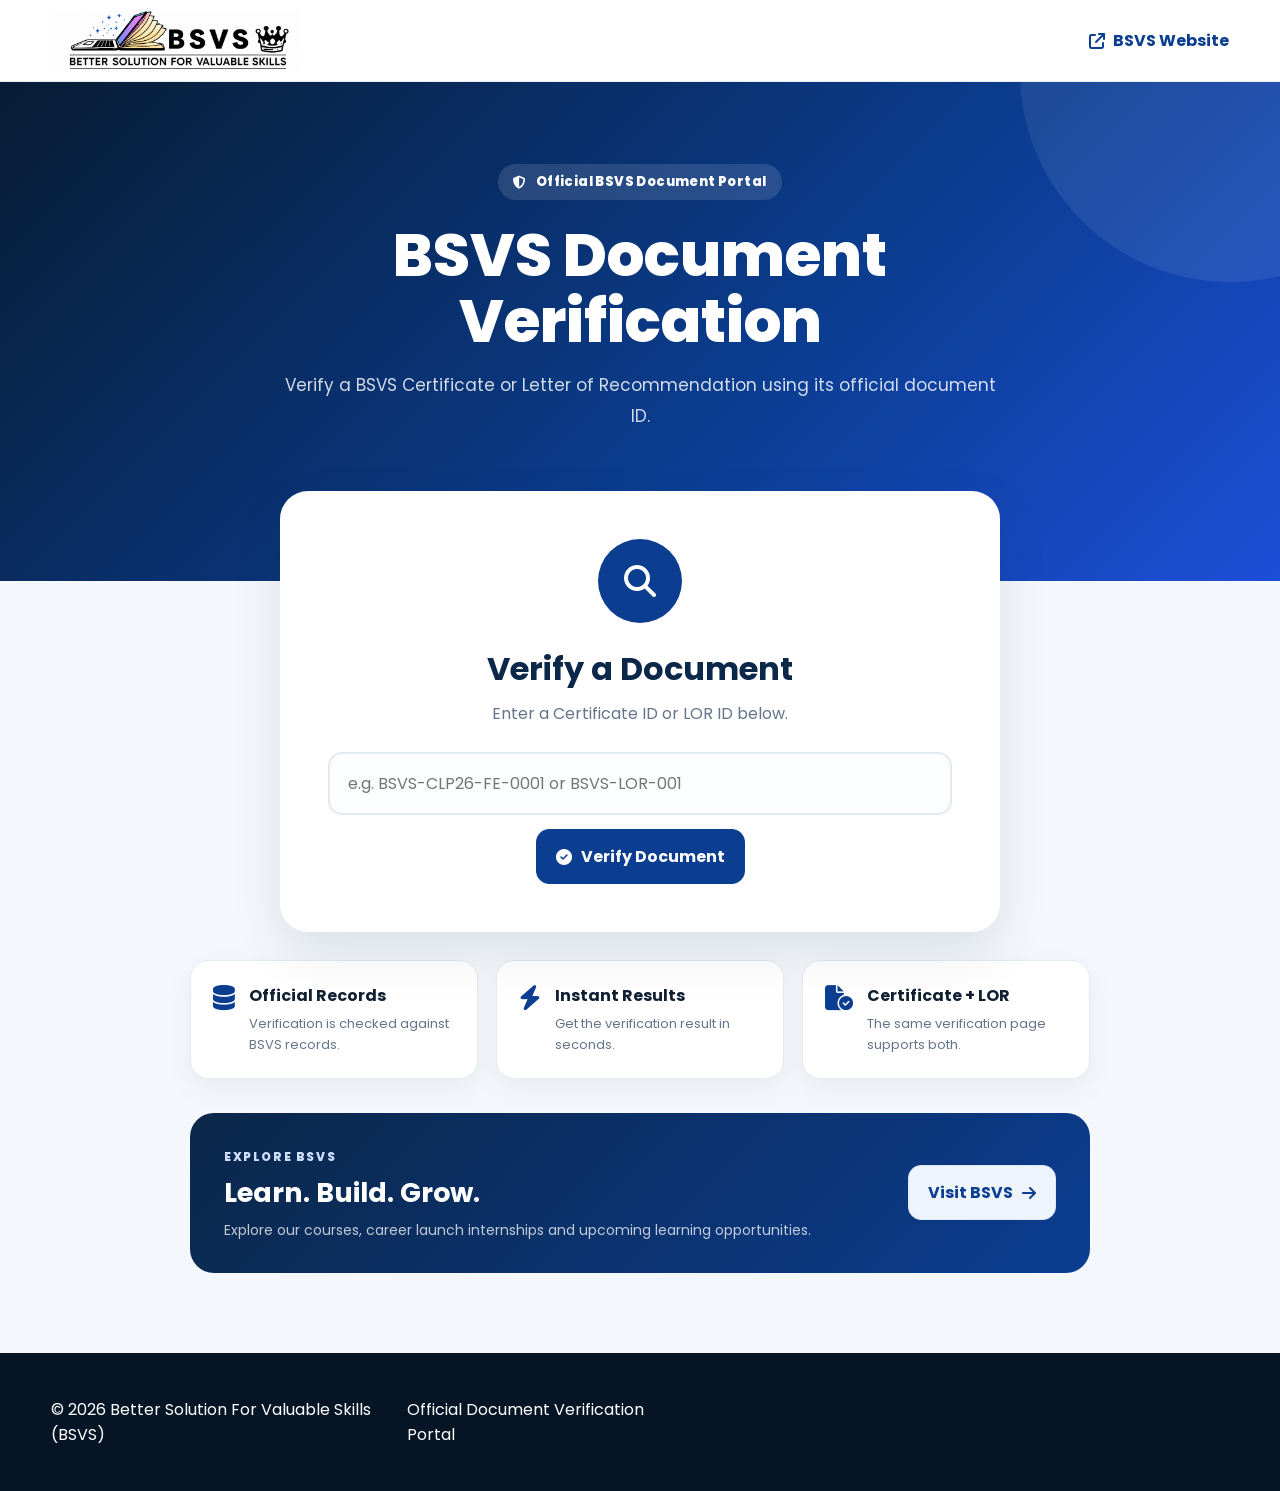
<file: index.html>
<!DOCTYPE html>
<html lang="en">
<head>
  <meta charset="UTF-8">
  <meta name="viewport" content="width=device-width, initial-scale=1.0">
  <meta name="description" content="Official BSVS Certificate and Letter of Recommendation verification portal.">
  <title>BSVS Document Verification</title>
  <link rel="icon" href="assets/logo/TabIcon.png">
  <link rel="preconnect" href="https://fonts.googleapis.com">
  <link rel="preconnect" href="https://fonts.gstatic.com" crossorigin>
  <link href="https://fonts.googleapis.com/css2?family=Poppins:wght@400;500;600;700;800&display=swap" rel="stylesheet">
  <link rel="stylesheet" href="https://cdnjs.cloudflare.com/ajax/libs/font-awesome/6.7.2/css/all.min.css">
  <link rel="stylesheet" href="css/style.css">
</head>
<body class="verification-home">
  <header class="site-header compact-header">
    <div class="container nav-wrap">
      <a class="brand" href="home.html" aria-label="BSVS main website">
        <img src="assets/logo/logo.png" alt="BSVS - Better Solution For Valuable Skills">
      </a>
      <a class="nav-link" href="home.html"><i class="fa-solid fa-arrow-up-right-from-square"></i> BSVS Website</a>
    </div>
  </header>

  <main>
    <section class="verify-hero">
      <div class="container narrow">
        <span class="eyebrow"><i class="fa-solid fa-shield-halved"></i> Official BSVS Document Portal</span>
        <h1>BSVS Document Verification</h1>
        <p>Verify a BSVS Certificate or Letter of Recommendation using its official document ID.</p>
      </div>
    </section>

    <section class="verify-search-wrap">
      <div class="container narrow">
        <div class="verify-search-card">
          <div class="icon-circle"><i class="fa-solid fa-magnifying-glass"></i></div>
          <h2>Verify a Document</h2>
          <p>Enter a Certificate ID or LOR ID below.</p>
          <form id="verifyForm">
            <label class="sr-only" for="certificateNumber">Certificate or LOR ID</label>
            <input type="text" id="certificateNumber" placeholder="e.g. BSVS-CLP26-FE-0001 or BSVS-LOR-001" autocomplete="off" required>
            <button class="primary-btn" type="submit"><i class="fa-solid fa-circle-check"></i> Verify Document</button>
          </form>
        </div>

        <div class="trust-grid">
          <div class="trust-card"><i class="fa-solid fa-database"></i><div><h3>Official Records</h3><p>Verification is checked against BSVS records.</p></div></div>
          <div class="trust-card"><i class="fa-solid fa-bolt"></i><div><h3>Instant Results</h3><p>Get the verification result in seconds.</p></div></div>
          <div class="trust-card"><i class="fa-solid fa-file-circle-check"></i><div><h3>Certificate + LOR</h3><p>The same verification page supports both.</p></div></div>
        </div>

        <div class="portal-cta">
          <div>
            <span class="mini-label">Explore BSVS</span>
            <h2>Learn. Build. Grow.</h2>
            <p>Explore our courses, career launch internships and upcoming learning opportunities.</p>
          </div>
          <a class="secondary-btn" href="home.html">Visit BSVS <i class="fa-solid fa-arrow-right"></i></a>
        </div>
      </div>
    </section>
  </main>

  <footer class="site-footer">
    <div class="container footer-inner">
      <p>© 2026 Better Solution For Valuable Skills (BSVS)</p>
      <span>Official Document Verification Portal</span>
    </div>
  </footer>

  <script src="js/app.js"></script>
</body>
</html>
</file>
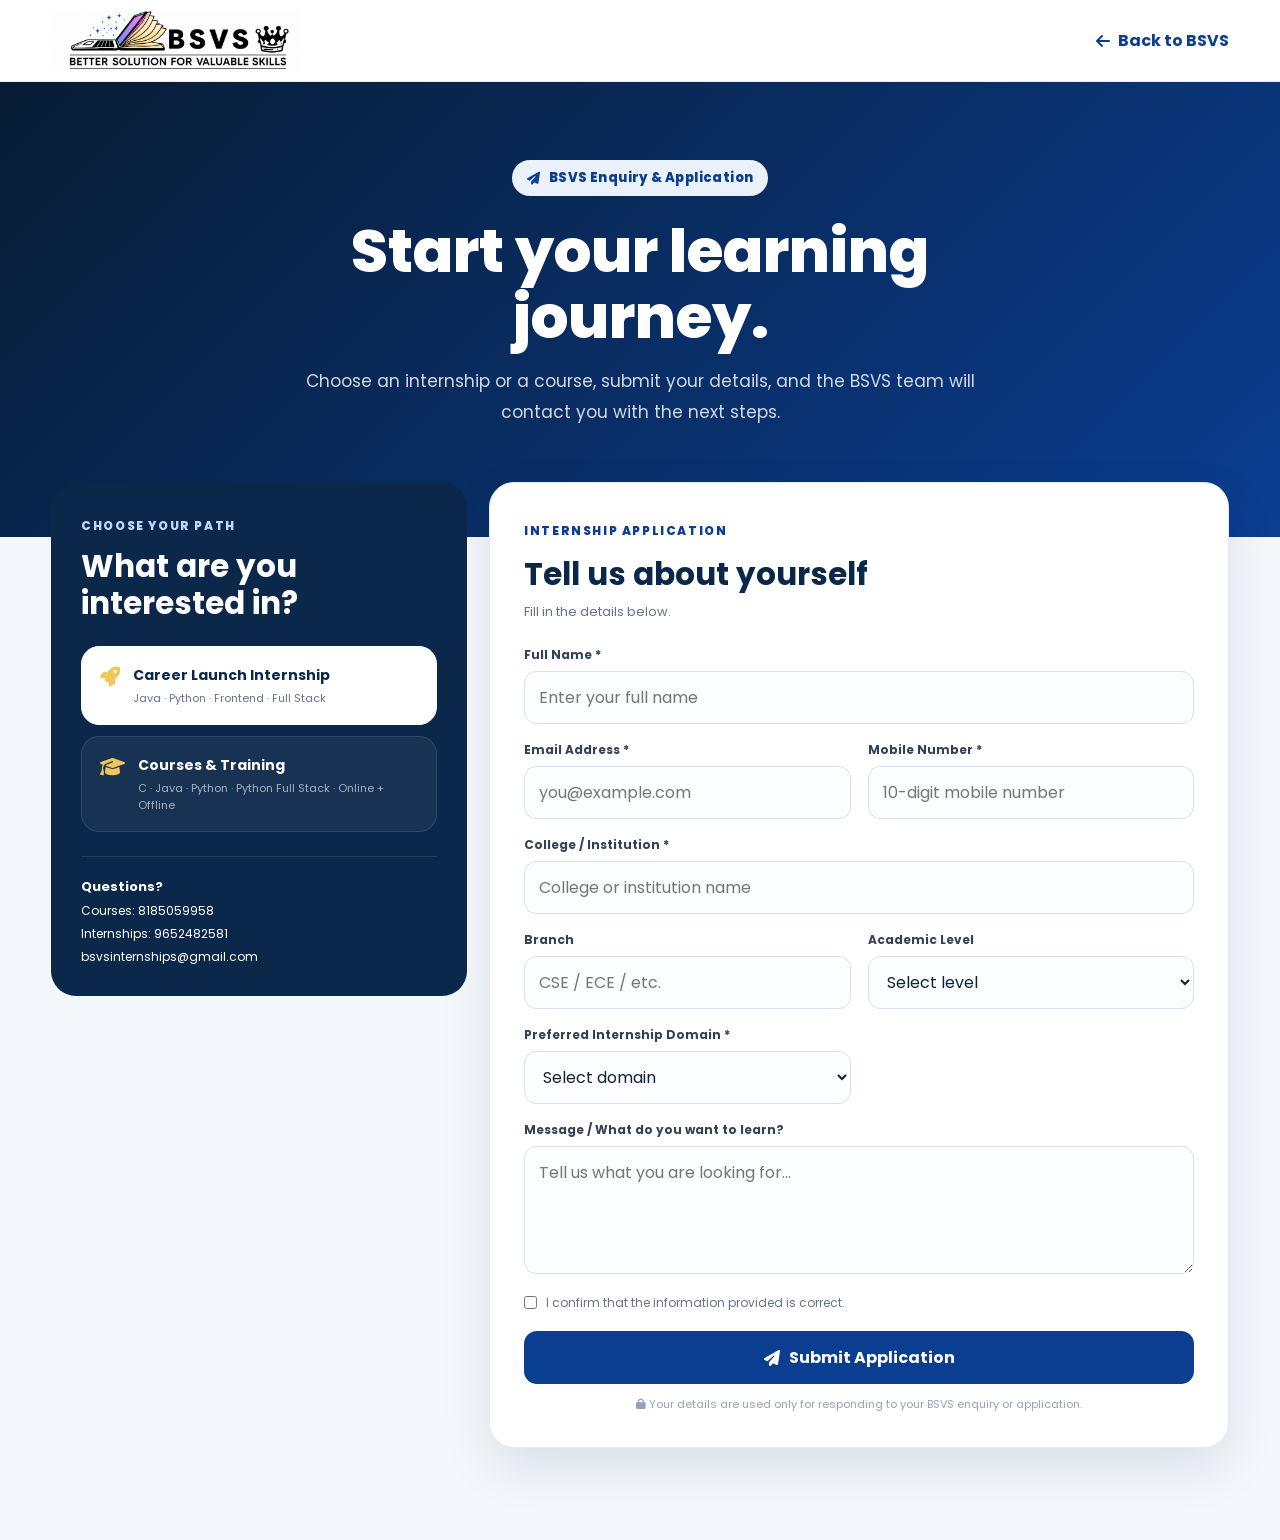
<file: apply.html>
<!DOCTYPE html>
<html lang="en">
<head>
  <meta charset="UTF-8">
  <meta name="viewport" content="width=device-width, initial-scale=1.0">
  <meta name="description" content="Apply for a BSVS Career Launch Internship or enquire about BSVS online and offline courses.">
  <title>Apply / Enquire | BSVS</title>
  <link rel="icon" href="assets/logo/TabIcon.png">
  <link rel="preconnect" href="https://fonts.googleapis.com">
  <link rel="preconnect" href="https://fonts.gstatic.com" crossorigin>
  <link href="https://fonts.googleapis.com/css2?family=Poppins:wght@400;500;600;700;800&display=swap" rel="stylesheet">
  <link rel="stylesheet" href="https://cdnjs.cloudflare.com/ajax/libs/font-awesome/6.7.2/css/all.min.css">
  <link rel="stylesheet" href="css/style.css">
</head>
<body>
  <header class="site-header compact-header">
    <div class="container nav-wrap">
      <a class="brand" href="home.html" aria-label="BSVS home">
        <img src="assets/logo/logo.png" alt="BSVS Logo">
      </a>
      <a class="nav-link" href="home.html"><i class="fa-solid fa-arrow-left"></i> Back to BSVS</a>
    </div>
  </header>

  <main class="application-main">
    <section class="apply-hero">
      <div class="container narrow">
        <span class="eyebrow"><i class="fa-solid fa-paper-plane"></i> BSVS Enquiry & Application</span>
        <h1>Start your learning journey.</h1>
        <p>Choose an internship or a course, submit your details, and the BSVS team will contact you with the next steps.</p>
      </div>
    </section>

    <section class="section application-section">
      <div class="container form-layout">
        <aside class="form-side">
          <span class="mini-label">Choose your path</span>
          <h2>What are you interested in?</h2>

          <button type="button" class="path-card active" data-type="internship">
            <i class="fa-solid fa-rocket"></i>
            <span>
              <strong>Career Launch Internship</strong>
              <small>Java · Python · Frontend · Full Stack</small>
            </span>
          </button>

          <button type="button" class="path-card" data-type="course">
            <i class="fa-solid fa-graduation-cap"></i>
            <span>
              <strong>Courses & Training</strong>
              <small>C · Java · Python · Python Full Stack · Online + Offline</small>
            </span>
          </button>

          <div class="form-contact-note">
            <strong>Questions?</strong>
            <span>Courses: 8185059958</span>
            <span>Internships: 9652482581</span>
            <span>bsvsinternships@gmail.com</span>
          </div>
        </aside>

        <div class="application-card">
          <div id="successMessage" class="form-success" hidden role="status" aria-live="polite">
            <i class="fa-solid fa-circle-check"></i>
            <div>
              <h3>Thank you!</h3>
              <p id="successText">Your details have been submitted successfully. The BSVS team will contact you soon.</p>
            </div>
          </div>

          <div id="errorMessage" class="form-success" hidden role="alert" aria-live="assertive">
            <i class="fa-solid fa-triangle-exclamation"></i>
            <div>
              <h3>Submission failed</h3>
              <p id="errorText">We could not submit your details right now. Please try again or contact BSVS.</p>
            </div>
          </div>

          <form id="applicationForm" novalidate>
            <input type="hidden" id="applicationType" name="applicationType" value="internship">
            <input type="text" id="website" name="website" class="honeypot" tabindex="-1" autocomplete="off" aria-hidden="true">

            <div class="form-heading">
              <span class="mini-label" id="formTypeLabel">Internship Application</span>
              <h2>Tell us about yourself</h2>
              <p>Fill in the details below.</p>
            </div>

            <div class="form-grid">
              <div class="field full">
                <label for="fullName">Full Name *</label>
                <input id="fullName" name="fullName" type="text" required autocomplete="name" placeholder="Enter your full name">
              </div>

              <div class="field">
                <label for="email">Email Address *</label>
                <input id="email" name="email" type="email" required autocomplete="email" placeholder="you@example.com">
              </div>

              <div class="field">
                <label for="phone">Mobile Number *</label>
                <input id="phone" name="phone" type="tel" required pattern="[0-9]{10}" inputmode="numeric" autocomplete="tel" placeholder="10-digit mobile number">
              </div>

              <div class="field full">
                <label for="college">College / Institution *</label>
                <input id="college" name="college" type="text" required placeholder="College or institution name">
              </div>

              <div class="field internship-only">
                <label for="branch">Branch</label>
                <input id="branch" name="branch" type="text" placeholder="CSE / ECE / etc.">
              </div>

              <div class="field">
                <label for="level">Academic Level</label>
                <select id="level" name="level">
                  <option value="">Select level</option>
                  <option>Diploma</option>
                  <option>B.Tech 1st Year</option>
                  <option>B.Tech 2nd Year</option>
                  <option>B.Tech 3rd Year</option>
                  <option>B.Tech 4th Year</option>
                  <option>Other</option>
                </select>
              </div>

              <div class="field internship-only">
                <label for="domain">Preferred Internship Domain *</label>
                <select id="domain" name="domain">
                  <option value="">Select domain</option>
                  <option>Java Development</option>
                  <option>Python Development</option>
                  <option>Frontend Development</option>
                  <option>Full Stack Development</option>
                </select>
              </div>

              <div class="field course-only" hidden>
                <label for="currentCourse">Current Course *</label>
                <select id="currentCourse" name="currentCourse">
                  <option value="">Select course</option>
                  <option>Diploma</option>
                  <option>B.Tech</option>
                  <option>B.E</option>
                  <option>Degree</option>
                  <option>Other</option>
                </select>
              </div>

              <div class="field course-only" hidden>
                <label for="courseChoice">Preferred BSVS Course *</label>
                <select id="courseChoice" name="courseChoice">
                  <option value="">Select course</option>
                  <option>C Programming</option>
                  <option>Java</option>
                  <option>Python</option>
                  <option>Python Full Stack</option>
                </select>
              </div>

              <div class="field full course-only" hidden>
                <label for="learningMode">Preferred Learning Mode</label>
                <select id="learningMode" name="learningMode">
                  <option value="">Select mode</option>
                  <option>Online</option>
                  <option>Offline</option>
                  <option>Either Online or Offline</option>
                </select>
              </div>

              <div class="field full">
                <label for="message">Message / What do you want to learn?</label>
                <textarea id="message" name="message" rows="4" maxlength="1000" placeholder="Tell us what you are looking for..."></textarea>
              </div>
            </div>

            <label class="declaration">
              <input id="declaration" type="checkbox" required>
              <span>I confirm that the information provided is correct.</span>
            </label>

            <button type="submit" id="submitBtn" class="primary-btn full-btn">
              <i class="fa-solid fa-paper-plane"></i> Submit Application
            </button>

            <p class="privacy-note"><i class="fa-solid fa-lock"></i> Your details are used only for responding to your BSVS enquiry or application.</p>
          </form>
        </div>
      </div>
    </section>
  </main>

  <script src="js/apply.js" defer></script>
</body>
</html>
</file>
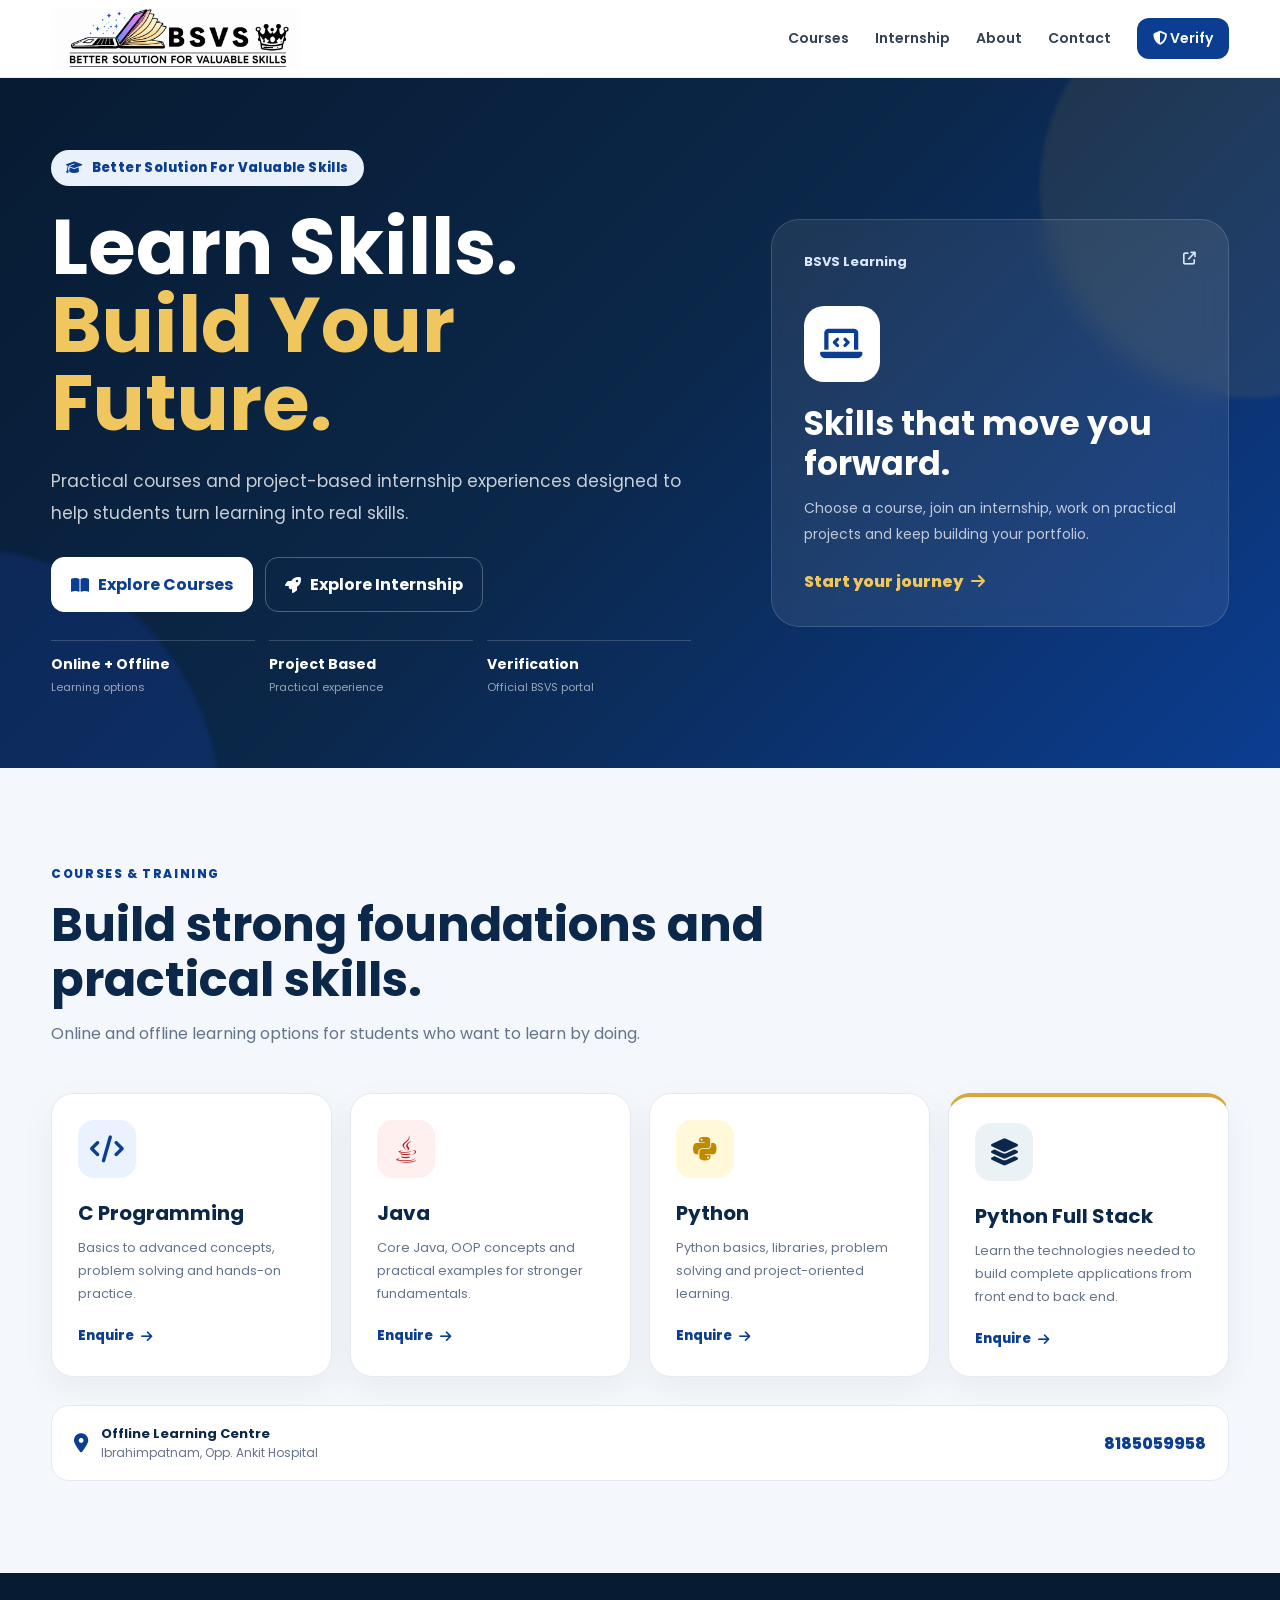
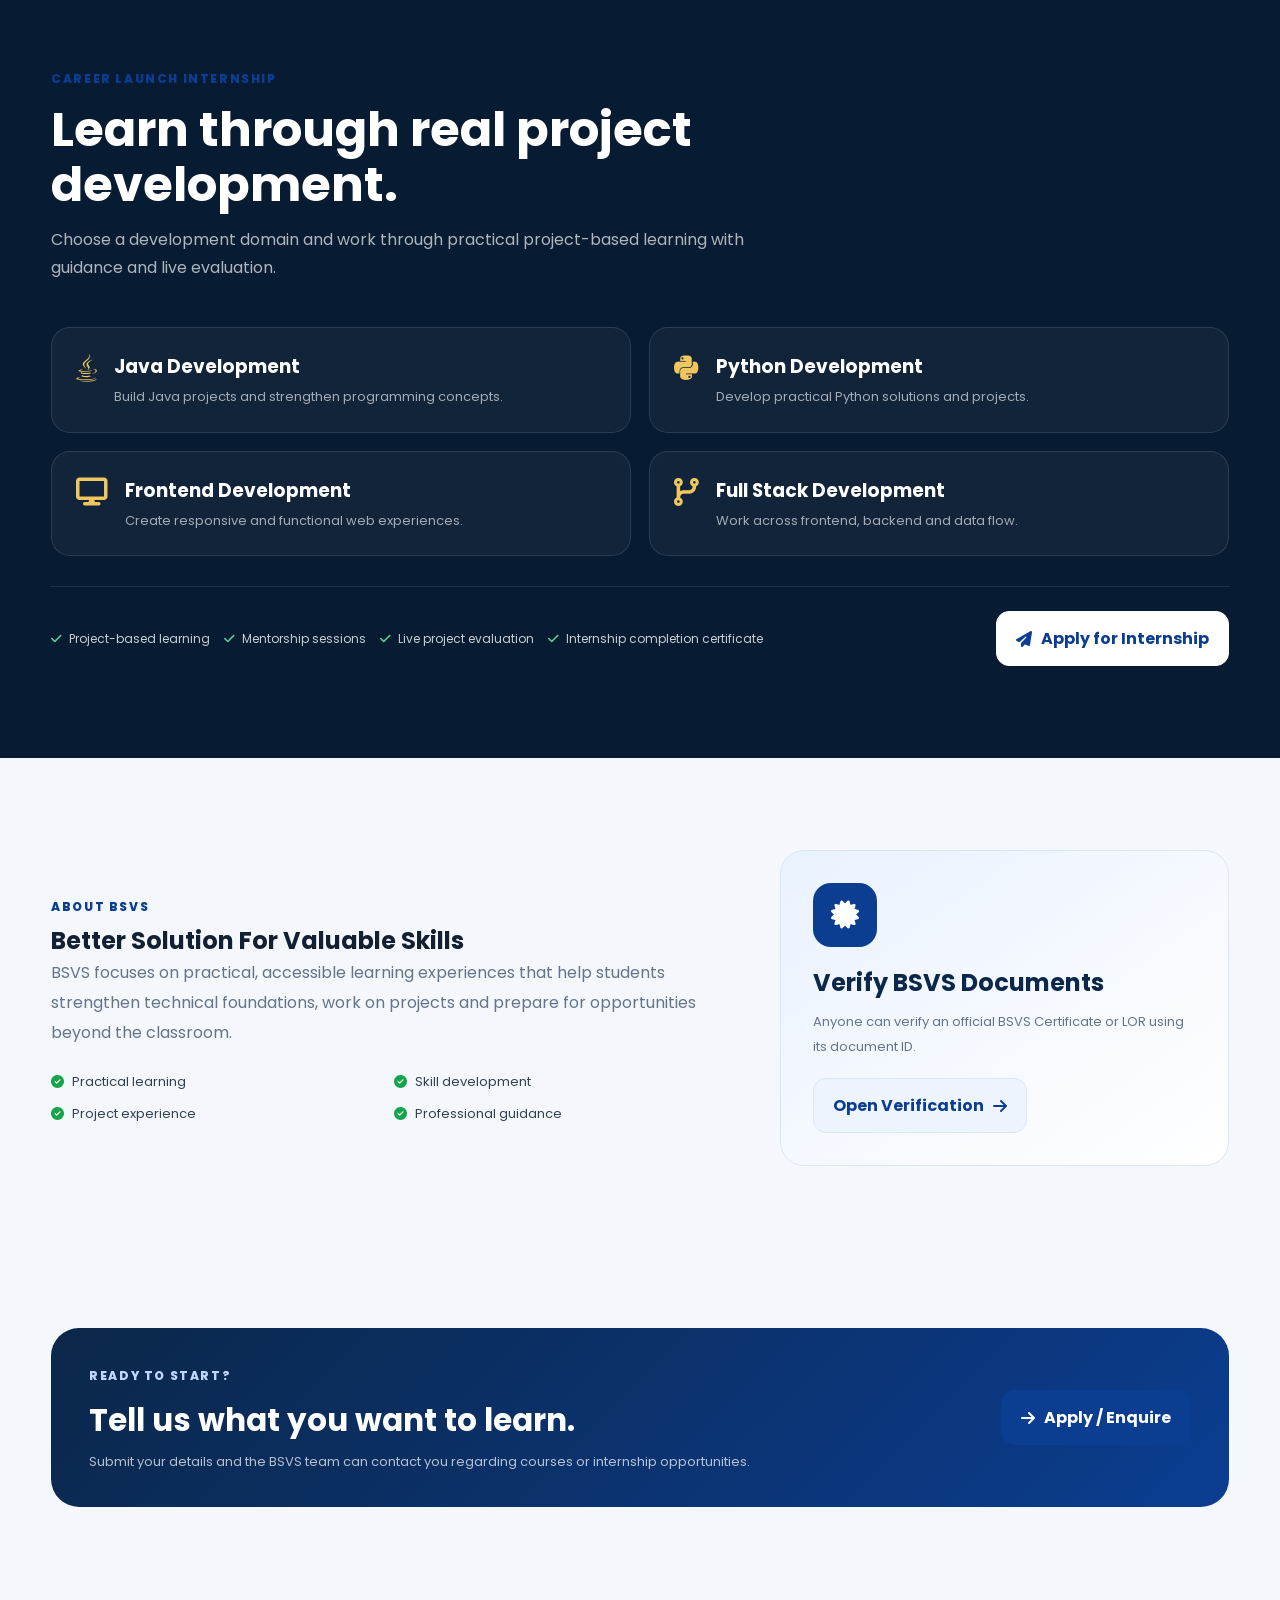
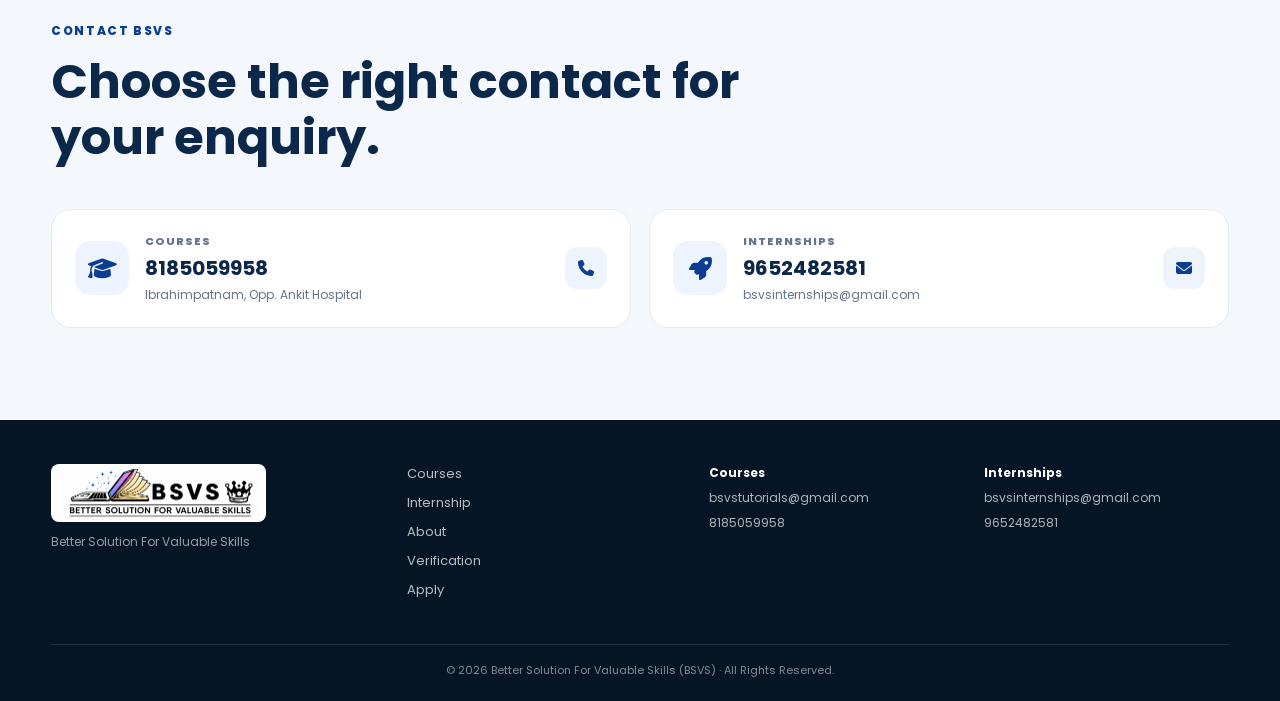
<file: home.html>
<!DOCTYPE html>
<html lang="en">
<head>
  <meta charset="UTF-8">
  <meta name="viewport" content="width=device-width, initial-scale=1.0">
  <meta name="description" content="BSVS - Better Solution For Valuable Skills. Courses, practical learning and career launch internships.">
  <title>BSVS | Better Solution For Valuable Skills</title>
  <link rel="icon" href="assets/logo/TabIcon.png">
  <link rel="preconnect" href="https://fonts.googleapis.com">
  <link rel="preconnect" href="https://fonts.gstatic.com" crossorigin>
  <link href="https://fonts.googleapis.com/css2?family=Poppins:wght@400;500;600;700;800&display=swap" rel="stylesheet">
  <link rel="stylesheet" href="https://cdnjs.cloudflare.com/ajax/libs/font-awesome/6.7.2/css/all.min.css">
  <link rel="stylesheet" href="css/style.css">
</head>
<body>
  <header class="site-header main-header">
    <div class="container nav-wrap">
      <a class="brand" href="home.html"><img src="assets/logo/logo.png" alt="BSVS - Better Solution For Valuable Skills"></a>
      <nav class="main-nav" aria-label="Main navigation">
        <a href="#courses">Courses</a>
        <a href="#internship">Internship</a>
        <a href="#about">About</a>
        <a href="#contact">Contact</a>
        <a class="nav-verify" href="index.html"><i class="fa-solid fa-shield-halved"></i> Verify</a>
      </nav>
      <button class="menu-btn" id="menuBtn" aria-label="Open menu"><i class="fa-solid fa-bars"></i></button>
    </div>
  </header>

  <main>
    <section class="main-hero">
      <div class="hero-glow hero-glow-one"></div>
      <div class="hero-glow hero-glow-two"></div>
      <div class="container hero-layout">
        <div class="hero-copy">
          <span class="eyebrow light"><i class="fa-solid fa-graduation-cap"></i> Better Solution For Valuable Skills</span>
          <h1>Learn Skills.<br><span>Build Your Future.</span></h1>
          <p>Practical courses and project-based internship experiences designed to help students turn learning into real skills.</p>
          <div class="hero-actions">
            <a href="#courses" class="primary-btn light-btn"><i class="fa-solid fa-book-open"></i> Explore Courses</a>
            <a href="#internship" class="outline-btn"><i class="fa-solid fa-rocket"></i> Explore Internship</a>
          </div>
          <div class="hero-stats">
            <div><strong>Online + Offline</strong><span>Learning options</span></div>
            <div><strong>Project Based</strong><span>Practical experience</span></div>
            <div><strong>Verification</strong><span>Official BSVS portal</span></div>
          </div>
        </div>
        <div class="hero-panel">
          <div class="panel-top"><span>BSVS Learning</span><i class="fa-solid fa-arrow-up-right-from-square"></i></div>
          <div class="panel-icon"><i class="fa-solid fa-laptop-code"></i></div>
          <h2>Skills that move you forward.</h2>
          <p>Choose a course, join an internship, work on practical projects and keep building your portfolio.</p>
          <a href="#apply" class="panel-link">Start your journey <i class="fa-solid fa-arrow-right"></i></a>
        </div>
      </div>
    </section>

    <section class="section" id="courses">
      <div class="container">
        <div class="section-heading">
          <span class="mini-label">Courses & Training</span>
          <h2>Build strong foundations and practical skills.</h2>
          <p>Online and offline learning options for students who want to learn by doing.</p>
        </div>
        <div class="course-grid">
          <article class="course-card"><div class="course-icon blue"><i class="fa-solid fa-code"></i></div><h3>C Programming</h3><p>Basics to advanced concepts, problem solving and hands-on practice.</p><a href="apply.html?type=course&course=C%20Programming">Enquire <i class="fa-solid fa-arrow-right"></i></a></article>
          <article class="course-card"><div class="course-icon red"><i class="fa-brands fa-java"></i></div><h3>Java</h3><p>Core Java, OOP concepts and practical examples for stronger fundamentals.</p><a href="apply.html?type=course&course=Java">Enquire <i class="fa-solid fa-arrow-right"></i></a></article>
          <article class="course-card"><div class="course-icon yellow"><i class="fa-brands fa-python"></i></div><h3>Python</h3><p>Python basics, libraries, problem solving and project-oriented learning.</p><a href="apply.html?type=course&course=Python">Enquire <i class="fa-solid fa-arrow-right"></i></a></article>
          <article class="course-card featured-course"><div class="course-icon dark"><i class="fa-solid fa-layer-group"></i></div><h3>Python Full Stack</h3><p>Learn the technologies needed to build complete applications from front end to back end.</p><a href="apply.html?type=course&course=Python%20Full%20Stack">Enquire <i class="fa-solid fa-arrow-right"></i></a></article>
        </div>
        <div class="location-strip"><i class="fa-solid fa-location-dot"></i><div><strong>Offline Learning Centre</strong><span>Ibrahimpatnam, Opp. Ankit Hospital</span></div><a href="tel:8185059958">8185059958</a></div>
      </div>
    </section>

    <section class="section dark-section" id="internship">
      <div class="container">
        <div class="section-heading light-heading">
          <span class="mini-label">Career Launch Internship</span>
          <h2>Learn through real project development.</h2>
          <p>Choose a development domain and work through practical project-based learning with guidance and live evaluation.</p>
        </div>
        <div class="domain-grid">
          <div class="domain-card"><i class="fa-brands fa-java"></i><div><h3>Java Development</h3><p>Build Java projects and strengthen programming concepts.</p></div></div>
          <div class="domain-card"><i class="fa-brands fa-python"></i><div><h3>Python Development</h3><p>Develop practical Python solutions and projects.</p></div></div>
          <div class="domain-card"><i class="fa-solid fa-display"></i><div><h3>Frontend Development</h3><p>Create responsive and functional web experiences.</p></div></div>
          <div class="domain-card"><i class="fa-solid fa-code-branch"></i><div><h3>Full Stack Development</h3><p>Work across frontend, backend and data flow.</p></div></div>
        </div>
        <div class="internship-bottom">
          <div class="internship-points">
            <span><i class="fa-solid fa-check"></i> Project-based learning</span>
            <span><i class="fa-solid fa-check"></i> Mentorship sessions</span>
            <span><i class="fa-solid fa-check"></i> Live project evaluation</span>
            <span><i class="fa-solid fa-check"></i> Internship completion certificate</span>
          </div>
          <a href="apply.html?type=internship" class="primary-btn light-btn"><i class="fa-solid fa-paper-plane"></i> Apply for Internship</a>
        </div>
      </div>
    </section>

    <section class="section" id="about">
      <div class="container split-section">
        <div>
          <span class="mini-label">About BSVS</span>
          <h2>Better Solution For Valuable Skills</h2>
          <p>BSVS focuses on practical, accessible learning experiences that help students strengthen technical foundations, work on projects and prepare for opportunities beyond the classroom.</p>
          <div class="check-list"><span><i class="fa-solid fa-circle-check"></i> Practical learning</span><span><i class="fa-solid fa-circle-check"></i> Skill development</span><span><i class="fa-solid fa-circle-check"></i> Project experience</span><span><i class="fa-solid fa-circle-check"></i> Professional guidance</span></div>
        </div>
        <div class="about-card">
          <div class="about-card-icon"><i class="fa-solid fa-certificate"></i></div>
          <h3>Verify BSVS Documents</h3>
          <p>Anyone can verify an official BSVS Certificate or LOR using its document ID.</p>
          <a href="index.html" class="secondary-btn">Open Verification <i class="fa-solid fa-arrow-right"></i></a>
        </div>
      </div>
    </section>

    <section class="section apply-banner" id="apply">
      <div class="container apply-banner-inner">
        <div><span class="mini-label">Ready to start?</span><h2>Tell us what you want to learn.</h2><p>Submit your details and the BSVS team can contact you regarding courses or internship opportunities.</p></div>
        <a href="apply.html" class="primary-btn"><i class="fa-solid fa-arrow-right"></i> Apply / Enquire</a>
      </div>
    </section>

    <section class="section contact-section" id="contact">
      <div class="container">
        <div class="section-heading"><span class="mini-label">Contact BSVS</span><h2>Choose the right contact for your enquiry.</h2></div>
        <div class="contact-grid">
          <div class="contact-card"><div class="contact-icon"><i class="fa-solid fa-graduation-cap"></i></div><div><span>Courses</span><strong>8185059958</strong><p>Ibrahimpatnam, Opp. Ankit Hospital</p></div><a href="tel:8185059958" aria-label="Call course contact"><i class="fa-solid fa-phone"></i></a></div>
          <div class="contact-card"><div class="contact-icon"><i class="fa-solid fa-rocket"></i></div><div><span>Internships</span><strong>9652482581</strong><p>bsvsinternships@gmail.com</p></div><a href="mailto:bsvsinternships@gmail.com" aria-label="Email internship contact"><i class="fa-solid fa-envelope"></i></a></div>
        </div>
      </div>
    </section>
  </main>

<footer class="site-footer">
  <div class="container footer-inner footer-main">

    <div class="footer-brand">
      <img src="assets/logo/logo.png" alt="BSVS Logo">
      <p>Better Solution For Valuable Skills</p>
    </div>

    <div class="footer-links">
      <a href="#courses">Courses</a>
      <a href="#internship">Internship</a>
      <a href="#about">About</a>
      <a href="index.html">Verification</a>
      <a href="apply.html">Apply</a>
    </div>

    <div class="footer-contact">
      <strong>Courses</strong>
      <a href="mailto:bsvstutorials@gmail.com">bsvstutorials@gmail.com</a>
      <a href="tel:8185059958">8185059958</a>
    </div>

    <div class="footer-contact">
      <strong>Internships</strong>
      <a href="mailto:bsvsinternships@gmail.com">bsvsinternships@gmail.com</a>
      <a href="tel:9652482581">9652482581</a>
    </div>

  </div>

  <div class="container footer-bottom">
    © 2026 Better Solution For Valuable Skills (BSVS) · All Rights Reserved.
  </div>
</footer>

  
  <script>
    const menuBtn = document.getElementById('menuBtn');
    const nav = document.querySelector('.main-nav');
    menuBtn?.addEventListener('click', () => nav.classList.toggle('open'));
    nav?.querySelectorAll('a').forEach(link => link.addEventListener('click', () => nav.classList.remove('open')));
  </script>
</body>
</html>
</file>
<file: css/style.css>
*[hidden]{display:none !important}
:root{
  --navy:#0b2749;
  --blue:#0b3d91;
  --blue2:#1d4ed8;
  --gold:#d8a63c;
  --green:#16a34a;
  --red:#dc2626;
  --ink:#122033;
  --muted:#64748b;
  --soft:#f4f7fb;
  --line:#e4eaf2;
  --white:#fff;
  --shadow:0 20px 50px rgba(11,39,73,.10);
}

*{box-sizing:border-box;margin:0;padding:0}
html{scroll-behavior:smooth}
body{font-family:'Poppins',sans-serif;background:var(--soft);color:var(--ink);min-height:100vh}
a{text-decoration:none;color:inherit}
button,input,select,textarea{font:inherit}
button{cursor:pointer}
img{max-width:100%;display:block}

.container{width:min(1180px,92%);margin:auto}
.narrow{width:min(900px,92%)}
.sr-only{position:absolute;width:1px;height:1px;padding:0;margin:-1px;overflow:hidden;clip:rect(0,0,0,0);white-space:nowrap;border:0}

.site-header{position:sticky;top:0;z-index:50;background:rgba(255,255,255,.94);backdrop-filter:blur(14px);border-bottom:1px solid rgba(11,39,73,.08)}
.compact-header{height:82px}
.nav-wrap{height:100%;display:flex;align-items:center;justify-content:space-between;gap:20px}
.brand{display:flex;align-items:center}
.brand img{width:250px;height:auto}
.nav-link{display:inline-flex;gap:8px;align-items:center;color:var(--blue);font-weight:700}

.main-header{height:78px}
.main-nav{display:flex;align-items:center;gap:26px;font-size:14px;font-weight:600}
.main-nav a{color:#334155;transition:.25s}
.main-nav a:hover{color:var(--blue)}
.main-nav .nav-verify{background:var(--blue);color:#fff;padding:10px 16px;border-radius:12px}
.menu-btn{display:none;border:0;background:transparent;color:var(--blue);font-size:22px}

/* Verification entry */
.verify-hero{background:linear-gradient(135deg,#071c33,#0b3d91 60%,#1d4ed8);color:#fff;padding:82px 0 150px;text-align:center;position:relative;overflow:hidden}
.verify-hero:after{content:"";position:absolute;width:420px;height:420px;border-radius:50%;right:-160px;top:-220px;background:rgba(255,255,255,.08)}
.eyebrow{display:inline-flex;align-items:center;gap:9px;padding:8px 15px;border-radius:999px;background:#eaf1fb;color:var(--blue);font-size:13px;font-weight:800;letter-spacing:.4px}
.verify-hero .eyebrow{background:rgba(255,255,255,.12);color:#fff}
.verify-hero h1,.apply-hero h1{font-size:clamp(34px,5vw,60px);line-height:1.1;margin:22px auto 16px;font-weight:800;max-width:780px}
.verify-hero p,.apply-hero p{max-width:720px;margin:auto;color:rgba(255,255,255,.82);font-size:17px;line-height:1.8}

.verify-search-wrap{margin-top:-90px;padding-bottom:80px}
.verify-search-card{position:relative;background:#fff;padding:48px;border-radius:28px;box-shadow:var(--shadow);text-align:center;max-width:720px;margin:auto}
.icon-circle{width:84px;height:84px;border-radius:50%;background:var(--blue);color:#fff;display:grid;place-items:center;font-size:32px;margin:0 auto 22px}
.verify-search-card h2{color:var(--navy);font-size:32px;margin-bottom:8px}
.verify-search-card p{color:var(--muted);margin-bottom:26px}
.verify-search-card input{width:100%;padding:17px 18px;border:2px solid var(--line);border-radius:14px;outline:none;margin-bottom:14px;background:#fbfdff}
.verify-search-card input:focus{border-color:var(--blue);box-shadow:0 0 0 4px rgba(11,61,145,.08)}
.primary-btn,.secondary-btn,.outline-btn{display:inline-flex;justify-content:center;align-items:center;gap:9px;border-radius:13px;padding:14px 19px;font-weight:700;transition:.25s}
.primary-btn{background:var(--blue);color:#fff;border:1px solid var(--blue)}
.primary-btn:hover{background:#082f6f;transform:translateY(-2px)}
.secondary-btn{background:#eef4fc;color:var(--blue);border:1px solid #dbe7f8}
.secondary-btn:hover{background:#e2ecfa;transform:translateY(-2px)}
.outline-btn{background:transparent;color:#fff;border:1px solid rgba(255,255,255,.28)}
.outline-btn:hover{background:rgba(255,255,255,.08)}
.light-btn{background:#fff;color:var(--blue);border-color:#fff}
.light-btn:hover{background:#f4f8ff}

.trust-grid{display:grid;grid-template-columns:repeat(3,1fr);gap:18px;margin:28px auto 34px}
.trust-card{display:flex;gap:14px;align-items:flex-start;background:#fff;border:1px solid var(--line);padding:22px;border-radius:18px;box-shadow:0 10px 30px rgba(11,39,73,.05)}
.trust-card>i{color:var(--blue);font-size:25px;margin-top:3px}.trust-card h3{font-size:16px;margin-bottom:6px}.trust-card p{font-size:13px;color:var(--muted);line-height:1.6}
.portal-cta{background:linear-gradient(135deg,#0b2749,#0b3d91);color:#fff;border-radius:24px;padding:30px 34px;display:flex;align-items:center;justify-content:space-between;gap:25px}
.mini-label{display:inline-block;color:var(--blue);font-size:12px;font-weight:800;text-transform:uppercase;letter-spacing:1.6px;margin-bottom:7px}.portal-cta .mini-label{color:#cfe0ff}.portal-cta h2{font-size:27px;margin-bottom:6px}.portal-cta p{color:rgba(255,255,255,.75);font-size:14px;line-height:1.7}

/* Result */
.result-main{min-height:calc(100vh - 160px)}
.result-section{padding:60px 0}
.result-card{background:#fff;border-radius:28px;padding:50px;box-shadow:var(--shadow);text-align:center}
.result-card[hidden]{display:none!important}
.spinning{animation:spin 1s linear infinite}.spinning i{animation:spinReverse 1s linear infinite}
@keyframes spin{to{transform:rotate(360deg)}}
@keyframes spinReverse{to{transform:rotate(-360deg)}}
.result-card h1,.result-card h2{color:var(--navy);margin-bottom:14px}.result-card h1{font-size:35px}.result-card h2{font-size:30px}
.verified-icon,.error-icon{width:100px;height:100px;border-radius:50%;margin:0 auto 18px;display:grid;place-items:center;color:#fff;font-size:46px}.verified-icon{background:var(--green)}.error-icon{background:var(--red)}
.status-pill,.error-pill{display:inline-flex;padding:7px 16px;border-radius:999px;font-size:12px;font-weight:800;letter-spacing:1px}.status-pill{background:#dcfce7;color:#15803d}.error-pill{background:#fee2e2;color:#b91c1c}
.success-card h1{color:var(--green)}.error-card h1{color:var(--red)}
.result-lead{color:var(--muted);max-width:710px;margin:0 auto 28px;line-height:1.8}
.info-grid{display:grid;grid-template-columns:repeat(2,1fr);gap:16px;text-align:left;margin-top:24px}
.info-box{background:#f8fafc;border:1px solid var(--line);border-radius:17px;padding:20px;min-height:92px}.info-box span{display:block;color:var(--muted);font-size:12px;margin-bottom:8px}.info-box strong{display:block;color:var(--blue);font-size:17px;word-break:break-word}.valid-text{color:var(--green)!important}.accent-blue{border-left:5px solid var(--blue)}.accent-green{border-left:5px solid var(--green)}.accent-gold{border-left:5px solid var(--gold)}.accent-purple{border-left:5px solid #7c3aed}.accent-teal{border-left:5px solid #0f9f8d}.accent-slate{border-left:5px solid #475569}
.result-actions{display:flex;justify-content:center;gap:12px;flex-wrap:wrap;margin-top:30px}

/* Main website */
.main-hero{background:linear-gradient(135deg,#071b32,#0b2749 48%,#0b3d91);color:#fff;position:relative;overflow:hidden}
.hero-glow{position:absolute;border-radius:50%;filter:blur(2px);pointer-events:none}.hero-glow-one{width:420px;height:420px;right:-180px;top:-100px;background:rgba(216,166,60,.10)}.hero-glow-two{width:520px;height:520px;left:-300px;bottom:-300px;background:rgba(29,78,216,.18)}
.hero-layout{min-height:690px;display:grid;grid-template-columns:1.18fr .82fr;gap:60px;align-items:center;position:relative;z-index:1}
.hero-copy h1{font-size:clamp(48px,6vw,78px);line-height:1.02;margin:22px 0}.hero-copy h1 span{color:#f0c75e}.hero-copy>p{max-width:670px;color:rgba(255,255,255,.78);font-size:17px;line-height:1.9}.hero-actions{display:flex;gap:12px;flex-wrap:wrap;margin:28px 0 28px}.hero-stats{display:grid;grid-template-columns:repeat(3,1fr);gap:14px;max-width:640px}.hero-stats div{border-top:1px solid rgba(255,255,255,.18);padding-top:13px}.hero-stats strong{display:block;font-size:14px}.hero-stats span{display:block;color:rgba(255,255,255,.58);font-size:11px;margin-top:4px}
.hero-panel{background:rgba(255,255,255,.08);border:1px solid rgba(255,255,255,.14);backdrop-filter:blur(12px);border-radius:28px;padding:32px}.panel-top{display:flex;justify-content:space-between;color:#dce8ff;font-size:13px;font-weight:700}.panel-icon{width:76px;height:76px;border-radius:20px;background:#fff;color:var(--blue);display:grid;place-items:center;font-size:34px;margin:34px 0 22px}.hero-panel h2{font-size:33px;line-height:1.2;margin-bottom:13px}.hero-panel p{color:rgba(255,255,255,.72);line-height:1.8;font-size:14px}.panel-link{display:inline-flex;align-items:center;gap:8px;color:#f0c75e;font-weight:800;margin-top:22px}

.section{padding:92px 0}.section-heading{max-width:760px;margin-bottom:44px}.section-heading h2{font-size:clamp(30px,4vw,48px);line-height:1.15;color:var(--navy);margin:7px 0 13px}.section-heading p{color:var(--muted);line-height:1.8}.light-heading h2{color:#fff}.light-heading p{color:rgba(255,255,255,.68)}
.course-grid{display:grid;grid-template-columns:repeat(4,1fr);gap:18px}.course-card{background:#fff;border:1px solid var(--line);border-radius:22px;padding:26px;box-shadow:0 12px 35px rgba(11,39,73,.05);transition:.25s}.course-card:hover{transform:translateY(-7px);box-shadow:0 20px 45px rgba(11,39,73,.10)}.course-card h3{font-size:20px;color:var(--navy);margin:20px 0 9px}.course-card p{font-size:13px;color:var(--muted);line-height:1.75;min-height:70px}.course-card a{display:inline-flex;gap:7px;align-items:center;color:var(--blue);font-weight:800;font-size:13px;margin-top:19px}.course-icon{width:58px;height:58px;border-radius:16px;display:grid;place-items:center;font-size:27px}.course-icon.blue{background:#eaf2ff;color:#0b3d91}.course-icon.red{background:#fff0f0;color:#b91c1c}.course-icon.yellow{background:#fff8d9;color:#bd8a00}.course-icon.dark{background:#eaf2f6;color:#0b2749}
.featured-course{border-top:4px solid var(--gold)}
.location-strip{margin-top:28px;border:1px solid var(--line);background:#fff;padding:18px 22px;border-radius:18px;display:flex;align-items:center;gap:13px}.location-strip>i{color:var(--blue);font-size:19px}.location-strip div{display:flex;flex-direction:column;flex:1}.location-strip strong{font-size:13px;color:var(--navy)}.location-strip span{font-size:12px;color:var(--muted)}.location-strip a{font-weight:800;color:var(--blue)}

.dark-section{background:#071b32;color:#fff}.domain-grid{display:grid;grid-template-columns:repeat(2,1fr);gap:18px}.domain-card{display:flex;gap:17px;align-items:flex-start;padding:24px;border:1px solid rgba(255,255,255,.11);background:rgba(255,255,255,.045);border-radius:19px}.domain-card>i{font-size:28px;color:#f0c75e;margin-top:2px}.domain-card h3{margin-bottom:5px}.domain-card p{font-size:13px;color:rgba(255,255,255,.62);line-height:1.65}.internship-bottom{display:flex;align-items:center;justify-content:space-between;gap:25px;margin-top:30px;padding-top:24px;border-top:1px solid rgba(255,255,255,.10)}.internship-points{display:flex;gap:14px;flex-wrap:wrap}.internship-points span{font-size:12px;color:rgba(255,255,255,.78);display:inline-flex;align-items:center;gap:7px}.internship-points i{color:#58d690}

.split-section{display:grid;grid-template-columns:1.2fr .8fr;gap:55px;align-items:center}.split-section>div>p{color:var(--muted);line-height:1.9;max-width:700px}.check-list{display:grid;grid-template-columns:repeat(2,1fr);gap:12px;margin-top:23px}.check-list span{font-size:13px;color:#334155;display:inline-flex;gap:8px;align-items:center}.check-list i{color:var(--green)}.about-card{background:linear-gradient(145deg,#eaf2ff,#fff);border:1px solid #dbe7f8;padding:32px;border-radius:24px}.about-card-icon{width:64px;height:64px;border-radius:18px;background:var(--blue);color:#fff;display:grid;place-items:center;font-size:28px;margin-bottom:18px}.about-card h3{color:var(--navy);font-size:24px;margin-bottom:10px}.about-card p{color:var(--muted);line-height:1.75;font-size:13px;margin-bottom:19px}
.apply-banner{padding:70px 0}.apply-banner-inner{background:linear-gradient(135deg,#0b2749,#0b3d91);color:#fff;border-radius:28px;padding:34px 38px;display:flex;align-items:center;justify-content:space-between;gap:25px}.apply-banner h2{font-size:31px;margin:5px 0 7px}.apply-banner p{color:rgba(255,255,255,.7);font-size:13px;max-width:680px;line-height:1.7}.apply-banner .mini-label{color:#bfd7ff}
.contact-section{padding-top:40px}.contact-grid{display:grid;grid-template-columns:repeat(2,1fr);gap:18px}.contact-card{display:flex;align-items:center;gap:16px;background:#fff;border:1px solid var(--line);padding:23px;border-radius:20px}.contact-icon{width:54px;height:54px;border-radius:15px;background:#edf4ff;color:var(--blue);display:grid;place-items:center;font-size:23px}.contact-card>div:nth-child(2){flex:1}.contact-card span{display:block;color:var(--muted);font-size:11px;text-transform:uppercase;letter-spacing:1px;font-weight:800}.contact-card strong{display:block;color:var(--navy);font-size:20px;margin:3px 0}.contact-card p{font-size:12px;color:var(--muted)}.contact-card>a{width:42px;height:42px;border-radius:12px;background:#eef4fc;color:var(--blue);display:grid;place-items:center}

.site-footer{background:#061526;color:#fff}.footer-inner{
  padding:44px 0;
  display:grid;
  grid-template-columns:1.2fr 1fr .9fr .9fr;
  gap:30px;
}.footer-main img{width:215px;background:#fff;border-radius:8px;padding:3px}.footer-main p{color:rgba(255,255,255,.58);font-size:12px;margin-top:11px}.footer-links{display:flex;flex-direction:column;gap:9px;font-size:13px}.footer-links a{color:rgba(255,255,255,.72)}.footer-links a:hover{color:#fff}.footer-contact{display:flex;flex-direction:column;gap:7px;font-size:12px}.footer-contact strong{color:#fff}.footer-contact a{color:rgba(255,255,255,.68)}.footer-bottom{border-top:1px solid rgba(255,255,255,.10);padding:17px 0 22px;text-align:center;color:rgba(255,255,255,.5);font-size:11px}

/* Application */
.application-main{background:var(--soft)}.apply-hero{background:linear-gradient(135deg,#071c33,#0b3d91);color:#fff;text-align:center;padding:78px 0 110px}.application-section{margin-top:-55px;padding-top:0}.form-layout{display:grid;grid-template-columns:.72fr 1.28fr;gap:22px;align-items:start}.form-side{background:#0b2749;color:#fff;border-radius:25px;padding:30px;position:sticky;top:100px}.form-side .mini-label{color:#bfd7ff}.form-side h2{font-size:31px;line-height:1.2;margin:6px 0 23px}.path-card{width:100%;border:1px solid rgba(255,255,255,.11);background:rgba(255,255,255,.05);color:#fff;border-radius:18px;padding:18px;text-align:left;display:flex;gap:13px;align-items:flex-start;margin-top:11px}.path-card i{color:#f0c75e;font-size:20px;margin-top:2px}.path-card span{display:flex;flex-direction:column;gap:4px}.path-card strong{font-size:14px}.path-card small{color:rgba(255,255,255,.62);font-size:11px;line-height:1.5}.path-card.active{background:#fff;color:var(--navy);border-color:#fff}.path-card.active small{color:var(--muted)}.form-contact-note{margin-top:24px;border-top:1px solid rgba(255,255,255,.11);padding-top:20px;display:flex;flex-direction:column;gap:5px;font-size:12px}.form-contact-note strong{font-size:13px}
.application-card{background:#fff;border:1px solid var(--line);border-radius:25px;padding:34px;box-shadow:var(--shadow)}.form-heading{margin-bottom:24px}.form-heading h2{font-size:31px;color:var(--navy);margin:4px 0}.form-heading p{font-size:13px;color:var(--muted)}.form-grid{display:grid;grid-template-columns:repeat(2,1fr);gap:17px}.field{display:flex;flex-direction:column;gap:7px}.field.full{grid-column:1/-1}.field label{font-size:12px;color:#334155;font-weight:700}.field input,.field select,.field textarea{width:100%;padding:13px 14px;border:1px solid #d9e1ec;border-radius:12px;outline:none;background:#fbfdff;color:var(--ink)}.field input:focus,.field select:focus,.field textarea:focus{border-color:var(--blue);box-shadow:0 0 0 4px rgba(11,61,145,.08)}.field textarea{resize:vertical;min-height:118px}.declaration{display:flex;gap:9px;align-items:flex-start;margin:19px 0;font-size:12px;color:var(--muted);line-height:1.6}.declaration input{margin-top:3px;accent-color:var(--blue)}.full-btn{width:100%;border:0}.full-btn:disabled{opacity:.7;cursor:wait}.privacy-note{font-size:11px;color:#94a3b8;text-align:center;margin-top:12px}.form-success{display:flex;gap:13px;align-items:flex-start;background:#ecfdf5;border:1px solid #bbf7d0;padding:17px;border-radius:15px;margin-bottom:20px}.form-success>i{color:var(--green);font-size:23px}.form-success h3{color:#166534;font-size:16px}.form-success p{color:#3f6f51;font-size:12px;margin-top:3px;line-height:1.6}.honeypot{position:absolute!important;left:-10000px!important;width:1px!important;height:1px!important;opacity:0!important}

@media (max-width:1020px){.course-grid{grid-template-columns:repeat(2,1fr)}.hero-layout{grid-template-columns:1fr;padding:80px 0}.hero-panel{max-width:650px}.footer-inner{grid-template-columns:1fr 1fr}.form-layout{grid-template-columns:1fr}.form-side{position:static}.main-nav{gap:17px}}
@media (max-width:760px){

  .compact-header,
  .main-header{
    height:72px;
  }

  .brand img{
    width:205px;
  }

  .nav-link{
    font-size:12px;
  }

  .main-nav{
    display:none;
    position:absolute;
    top:72px;
    left:0;
    right:0;
    padding:18px 6%;
    background:#fff;
    border-bottom:1px solid var(--line);
    flex-direction:column;
    align-items:flex-start;
  }

  .main-nav.open{
    display:flex;
  }

  .menu-btn{
    display:block;
  }

  .trust-grid,
  .contact-grid,
  .domain-grid{
    grid-template-columns:1fr;
  }

  .verify-search-card,
  .result-card,
  .application-card{
    padding:28px 20px;
  }

  .portal-cta,
  .apply-banner-inner,
  .internship-bottom{
    flex-direction:column;
    align-items:flex-start;
  }

  .hero-stats{
    grid-template-columns:1fr;
  }

  .hero-copy h1{
    font-size:50px;
  }

  .section{
    padding:70px 0;
  }

  .info-grid,
  .form-grid{
    grid-template-columns:1fr;
  }

  .field.full{
    grid-column:auto;
  }

  .footer-inner{
    grid-template-columns:1fr;
  }

  .verify-hero p,
  .apply-hero p{
    font-size:15px;
  }

  .verify-search-wrap{
    margin-top:-60px;
  }

  .course-grid{
    grid-template-columns:1fr;
  }

  .location-strip{
    align-items:flex-start;
    flex-wrap:wrap;
  }

  .location-strip a{
    width:100%;
    margin-left:32px;
  }

  .result-actions{
    flex-direction:column;
  }

  .result-actions a{
    width:100%;
  }

  .check-list{
    grid-template-columns:1fr;
  }

  /* FIX: About section on mobile */
  .split-section{
    grid-template-columns:1fr;
    gap:35px;
  }

  .split-section > div{
    width:100%;
  }

  .split-section > div > p{
    max-width:100%;
  }

  .about-card{
    width:100%;
    padding:28px;
  }

}
@media (max-width:480px){.brand img{width:175px}.nav-link{font-size:11px}.nav-link i{display:none}.verify-hero{padding:65px 0 110px}.verify-hero h1,.apply-hero h1{font-size:34px}.verify-search-card h2{font-size:27px}.result-card h1{font-size:28px}.hero-copy h1{font-size:43px}.hero-layout{min-height:auto;padding:70px 0}.hero-panel h2{font-size:27px}.apply-banner h2{font-size:27px}}
</file>
